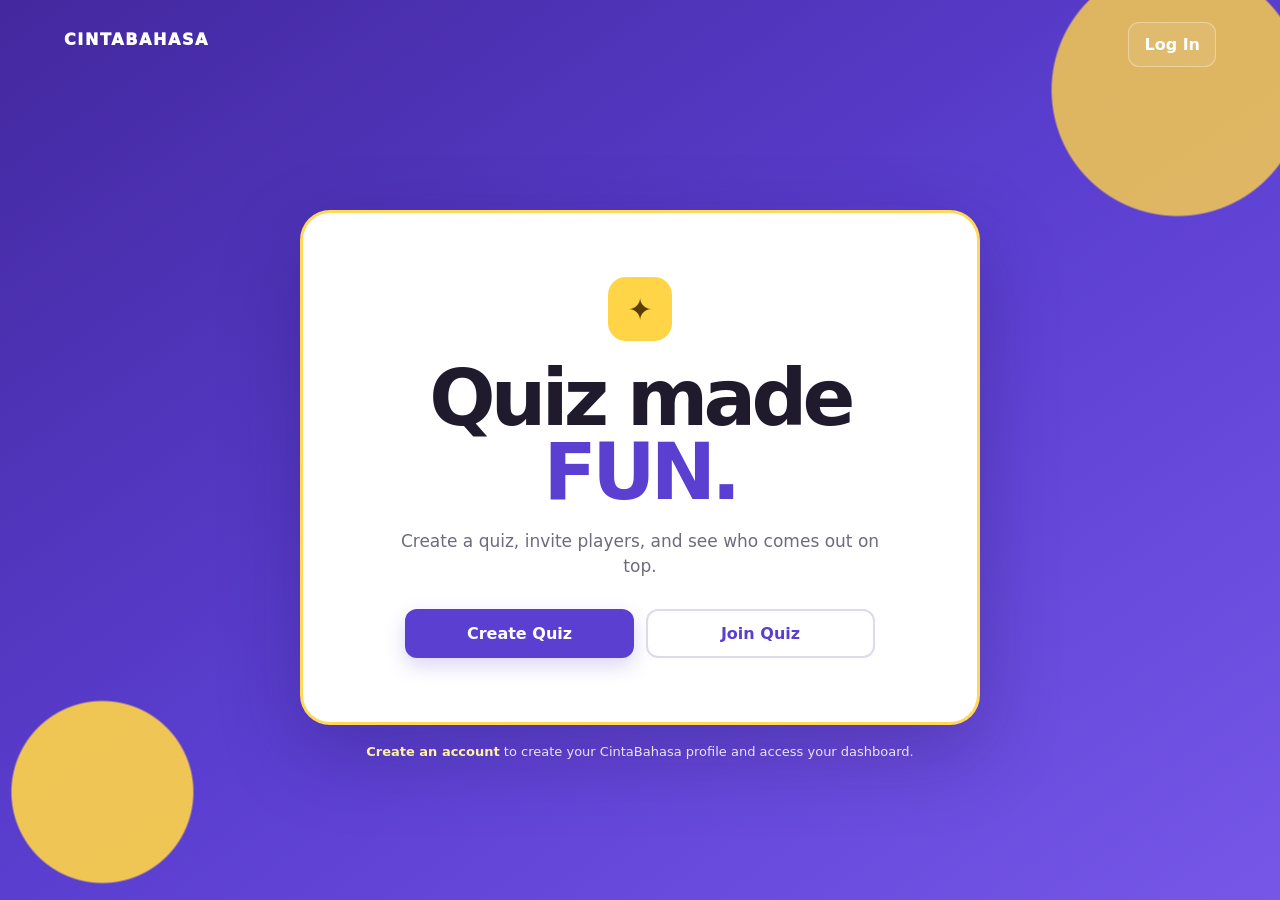
<file: index.html>
<!DOCTYPE html>
<html lang="en">
<head>
    <meta charset="UTF-8">
    <meta name="viewport" content="width=device-width, initial-scale=1.0">
    <title>CintaBahasa</title>
    <link rel="stylesheet" href="style.css">
</head>
<body>
    <main class="home">
        <div class="brand">CINTABAHASA</div><a class="home-login" href="login.html">Log In</a>
        <section class="hero-card">
            <div class="hero-icon">✦</div>
            <h1>Quiz made<br><span>FUN.</span></h1>
            <p>Create a quiz, invite players, and see who comes out on top.</p>
            <div class="home-actions">
                <a class="btn primary" href="host.html" data-auth-required="true">Create Quiz</a>
                <a class="btn secondary" href="player.html">Join Quiz</a>
            </div>
        </section>
        <p class="home-note"><a href="signup.html" style="color:#fff2a6;font-weight:800;">Create an account</a> to create your CintaBahasa profile and access your dashboard.</p>
    </main>
</body>
</html>
</file>
<file: style.css>
:root {
  --purple: #5b3fd1;
  --purple-dark: #43289f;
  --purple-soft: #eee8ff;
  --yellow: #ffd447;
  --yellow-soft: #fff4c9;
  --text: #1f1b2d;
  --muted: #6f6a7e;
  --line: #ded9ec;
  --danger: #d44747;
  --success: #238b57;
  --shadow: 0 18px 50px rgba(35, 19, 91, .18);
}

* { box-sizing: border-box; }
html { min-height: 100%; }
body {
  margin: 0;
  min-height: 100vh;
  font-family: Inter, ui-sans-serif, system-ui, -apple-system, BlinkMacSystemFont, "Segoe UI", sans-serif;
  color: var(--text);
  background: #f5f3fa;
  line-height: 1.45;
}
button, input, select { font: inherit; }
button, a { -webkit-tap-highlight-color: transparent; }
a { color: inherit; text-decoration: none; }
button { cursor: pointer; }

.hidden { display: none !important; }
.muted { color: var(--muted); }

.logo {
  color: white;
  font-weight: 950;
  letter-spacing: .09em;
  font-size: 18px;
}

.eyebrow {
  color: var(--purple);
  font-size: 12px;
  font-weight: 950;
  letter-spacing: .12em;
}

.topbar {
  min-height: 72px;
  padding: 0 max(5vw, 20px);
  display: flex;
  align-items: center;
  justify-content: space-between;
  gap: 18px;
  background: rgba(68, 43, 161, .98);
  color: white;
  border-bottom: 1px solid rgba(255,255,255,.15);
}

.back-link {
  color: rgba(255,255,255,.9);
  font-weight: 750;
  padding: 8px 10px;
  border-radius: 9px;
}
.back-link:hover { background: rgba(255,255,255,.1); }

.home {
  min-height: 100vh;
  padding: 28px 18px 36px;
  display: grid;
  grid-template-columns: minmax(0, 760px);
  justify-content: center;
  align-content: center;
  position: relative;
  overflow: hidden;
  background:
    radial-gradient(circle at 8% 88%, rgba(255,212,71,.9) 0 90px, transparent 92px),
    radial-gradient(circle at 92% 10%, rgba(255,212,71,.8) 0 125px, transparent 127px),
    linear-gradient(145deg, #43289f 0%, #5b3fd1 52%, #7657e8 100%);
}

.brand {
  position: absolute;
  top: 28px;
  left: max(5vw, 20px);
  color: white;
  font-weight: 950;
  letter-spacing: .1em;
}

.home-login {
  position: absolute;
  top: 22px;
  right: max(5vw, 20px);
  padding: 10px 15px;
  border: 1px solid rgba(255,255,255,.35);
  border-radius: 11px;
  color: white;
  font-weight: 800;
  background: rgba(255,255,255,.08);
}
.home-login:hover { background: rgba(255,255,255,.16); }

.hero-card {
  width: min(680px, 100%);
  margin: 80px auto 0;
  padding: clamp(32px, 7vw, 64px);
  background: white;
  border: 3px solid rgba(255,212,71,.9);
  border-radius: 30px;
  box-shadow: 0 28px 80px rgba(34, 16, 89, .3);
  text-align: center;
}

.hero-icon, .auth-mark {
  display: grid;
  place-items: center;
  background: var(--yellow);
  color: #583f00;
}
.hero-icon {
  width: 64px;
  height: 64px;
  margin: 0 auto 20px;
  border-radius: 18px;
  font-size: 30px;
}
.hero-card h1 {
  margin: 0;
  font-size: clamp(48px, 9vw, 78px);
  line-height: .95;
  letter-spacing: -.06em;
}
.hero-card h1 span { color: var(--purple); }
.hero-card p { color: var(--muted); margin: 20px auto 0; max-width: 500px; font-size: 17px; }

.home-actions {
  display: grid;
  grid-template-columns: 1fr 1fr;
  gap: 12px;
  max-width: 470px;
  margin: 30px auto 0;
}
.home-note {
  color: rgba(255,255,255,.86);
  text-align: center;
  margin: 18px auto 0;
  font-size: 13px;
}

.btn {
  min-height: 48px;
  display: inline-flex;
  align-items: center;
  justify-content: center;
  gap: 8px;
  padding: 11px 18px;
  border: 2px solid transparent;
  border-radius: 12px;
  font-weight: 850;
  transition: transform .15s, box-shadow .15s, background .15s;
}
.btn:hover { transform: translateY(-1px); }
.btn.primary { background: var(--purple); color: white; box-shadow: 0 8px 20px rgba(91,63,209,.22); }
.btn.primary:hover { background: #4d32bd; }
.btn.secondary { background: white; color: var(--purple); border-color: var(--line); }
.btn.secondary:hover { border-color: #bcaef0; background: #fbfaff; }
.btn.wide { width: 100%; }

input, select {
  width: 100%;
  min-height: 46px;
  padding: 10px 13px;
  border: 1.5px solid var(--line);
  border-radius: 11px;
  outline: none;
  color: var(--text);
  background: white;
  transition: border-color .15s, box-shadow .15s;
}
input:focus, select:focus {
  border-color: #8b73e5;
  box-shadow: 0 0 0 3px rgba(91,63,209,.1);
}
input::placeholder { color: #aaa5b5; }

.panel {
  width: min(100%, 980px);
  margin: 34px auto 60px;
  padding: clamp(24px, 5vw, 38px);
  background: white;
  border: 2px solid rgba(255,212,71,.6);
  border-radius: 24px;
  box-shadow: var(--shadow);
}
.panel h1 { margin: 7px 0 10px; font-size: clamp(30px, 5vw, 44px); letter-spacing: -.045em; }
.panel h2 { letter-spacing: -.025em; }

.host-page, .player-page {
  width: min(1100px, 92%);
  margin: 0 auto;
}
.player-page { max-width: 760px; }

.quiz-top {
  display: flex;
  justify-content: space-between;
  align-items: center;
  gap: 15px;
  margin-bottom: 25px;
  color: var(--muted);
  font-weight: 850;
}
.quiz-top span:last-child {
  min-width: 48px;
  padding: 7px 10px;
  border-radius: 10px;
  text-align: center;
  color: #5b4100;
  background: var(--yellow-soft);
  font-size: 18px;
}

.answer-grid {
  display: grid;
  grid-template-columns: 1fr 1fr;
  gap: 12px;
  margin: 18px 0;
}
.answer {
  min-height: 62px;
  padding: 13px 16px;
  text-align: left;
  border: 2px solid var(--line);
  border-radius: 14px;
  background: white;
  color: var(--text);
  font-weight: 750;
  transition: .15s;
}
.answer:hover:not(:disabled) { border-color: #a995ef; background: #faf9ff; transform: translateY(-1px); }
.answer:disabled { cursor: default; opacity: .92; }
.answer.correct { border-color: #59b985; background: #ecfbf2; }
.answer.wrong { border-color: #e37b7b; background: #fff0f0; }

.message { min-height: 20px; margin: 12px 0 0; font-size: 14px; color: var(--danger); }
.message.success { color: var(--success); }

@media (max-width: 700px) {
  .home { padding-left: 14px; padding-right: 14px; }
  .brand, .home-login { top: 18px; }
  .hero-card { margin-top: 66px; padding: 30px 20px; border-radius: 24px; }
  .hero-card h1 { font-size: clamp(44px, 14vw, 65px); }
  .home-actions, .answer-grid { grid-template-columns: 1fr; }
  .topbar { min-height: 64px; }
  .panel { margin-top: 20px; padding: 22px 17px; border-radius: 20px; }
}
</file>
